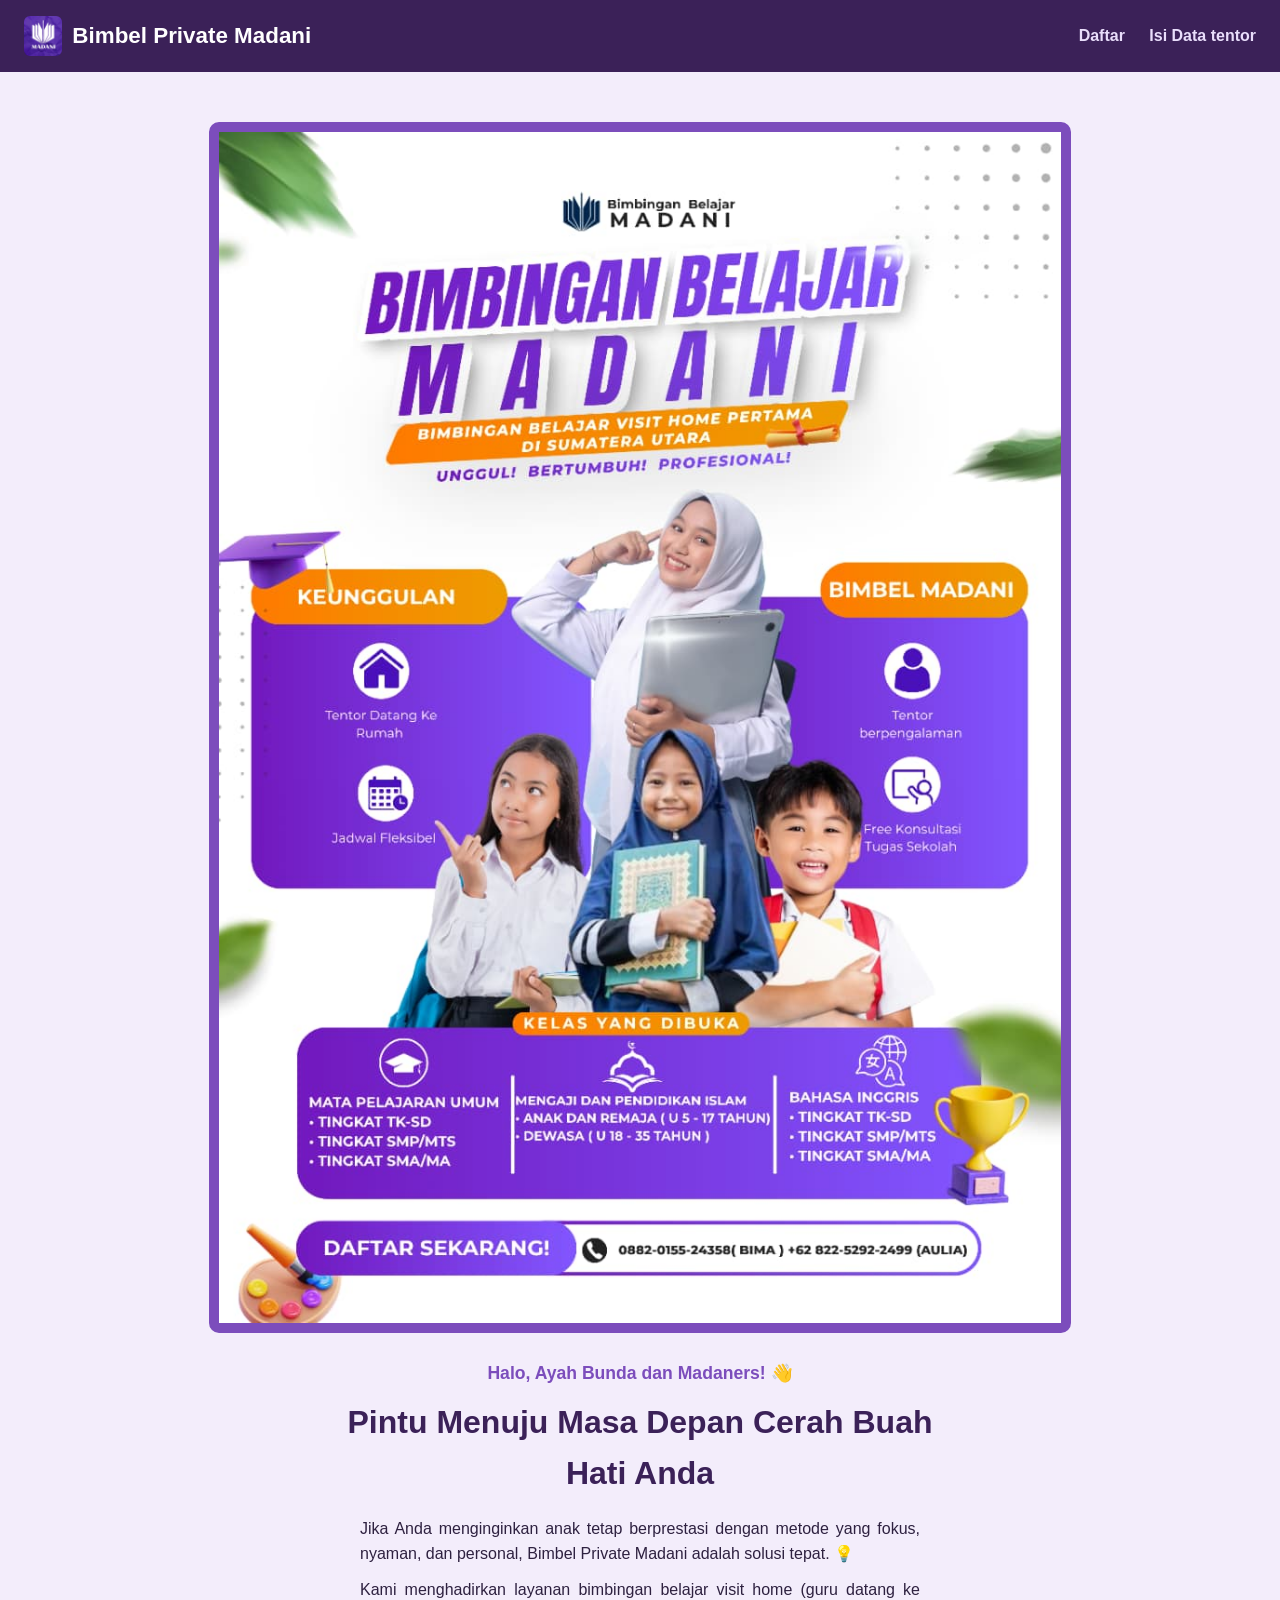
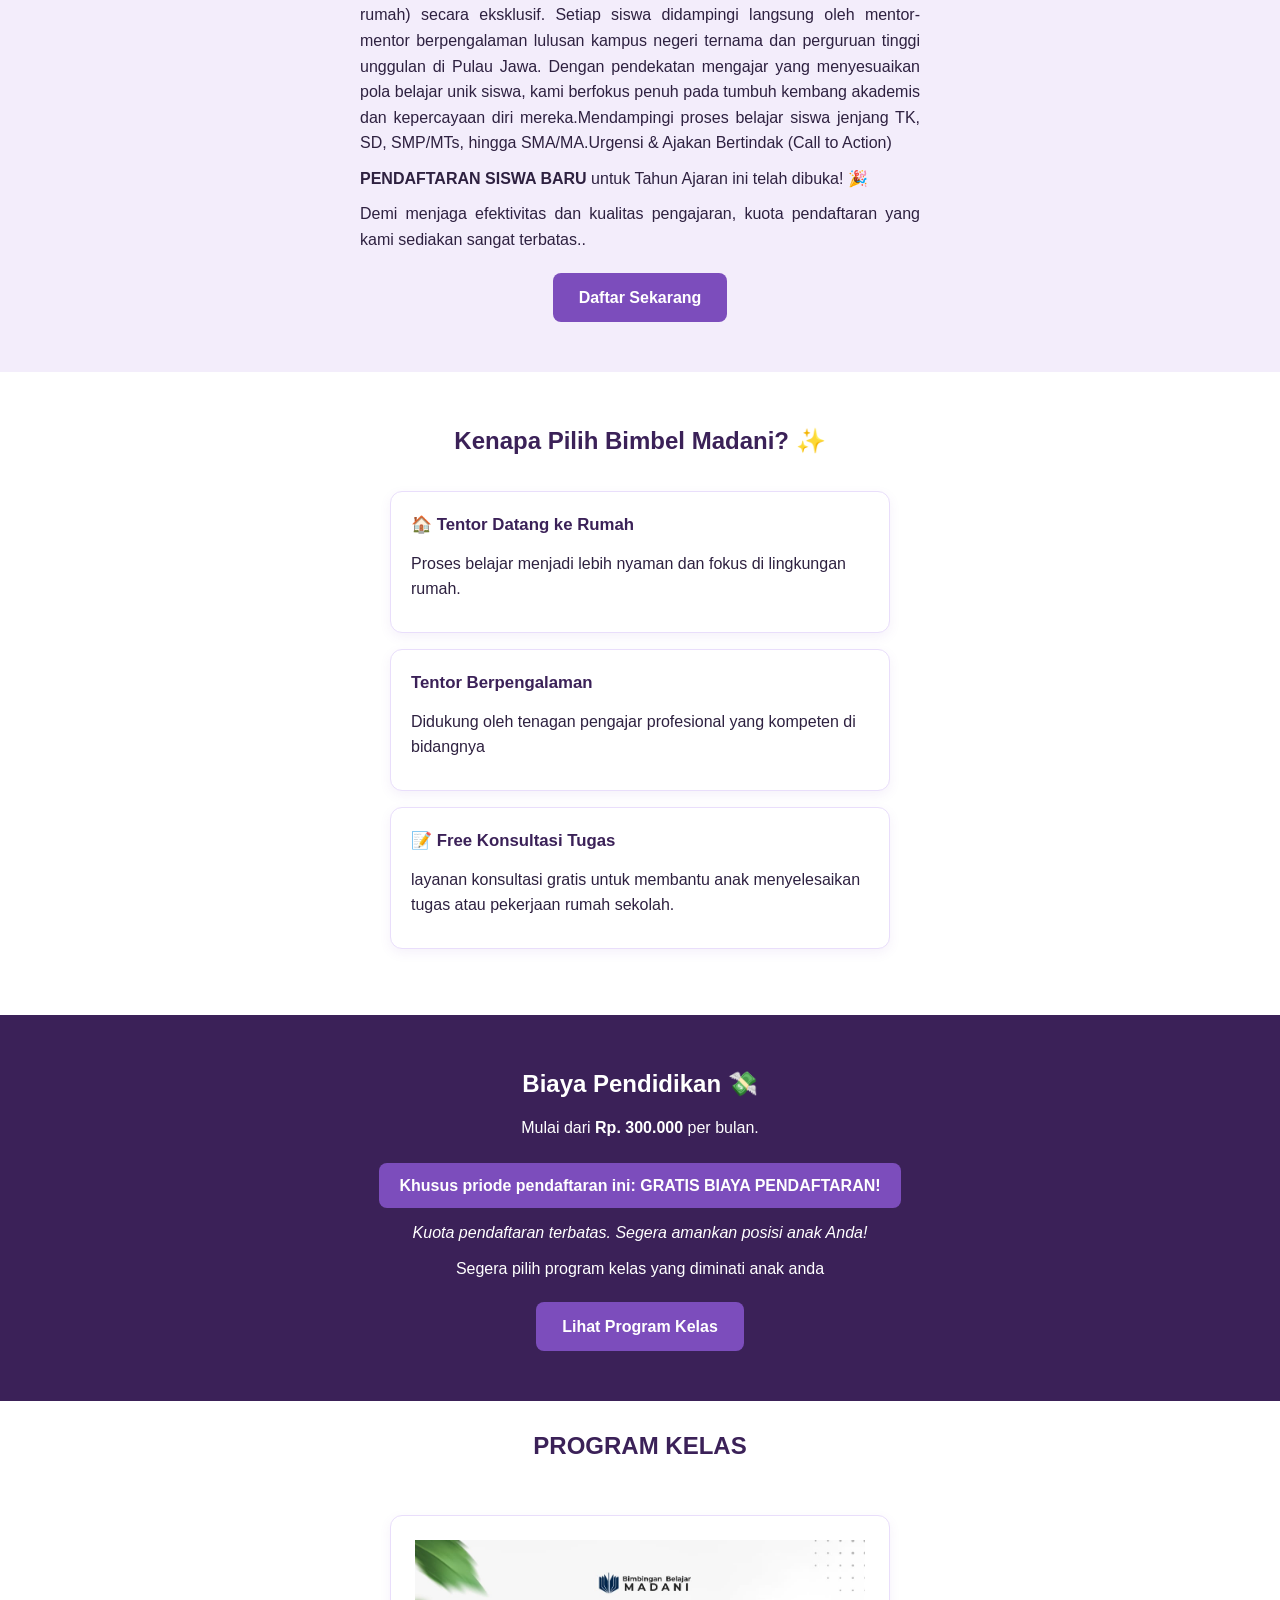
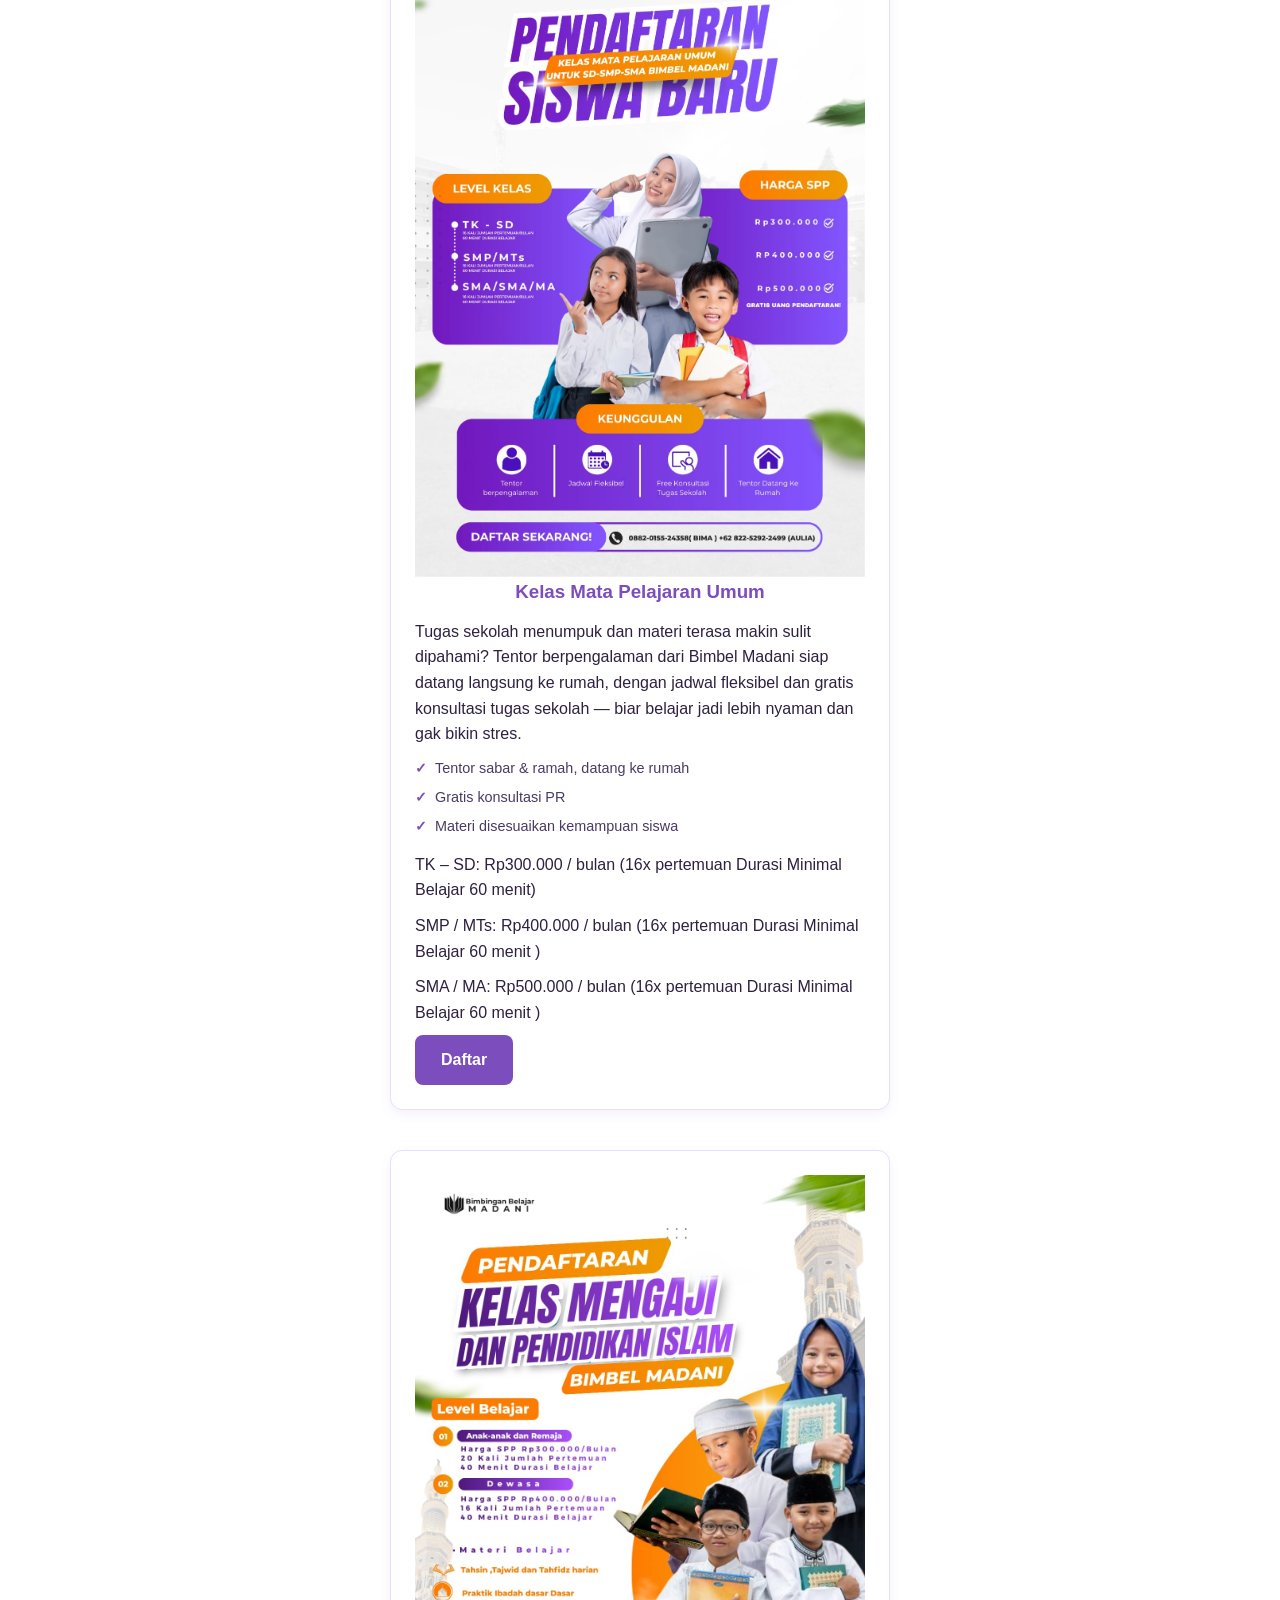
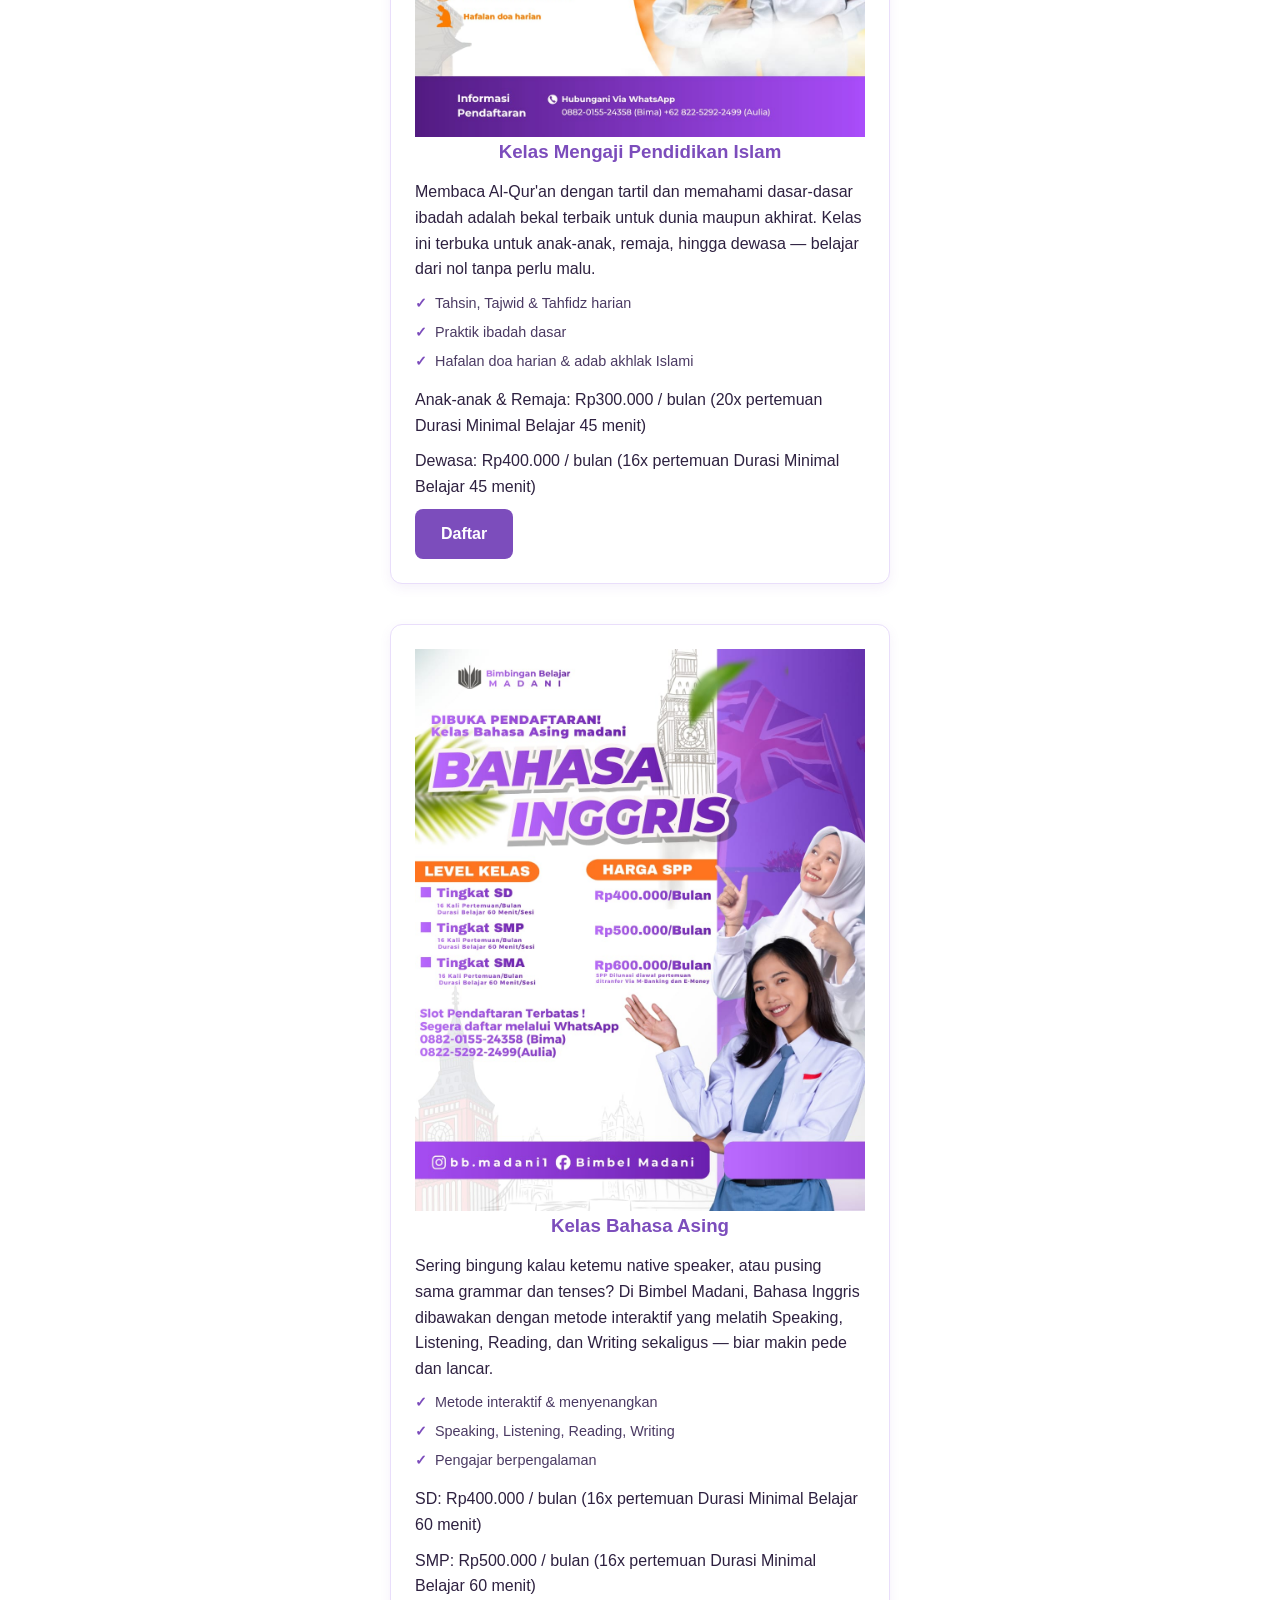
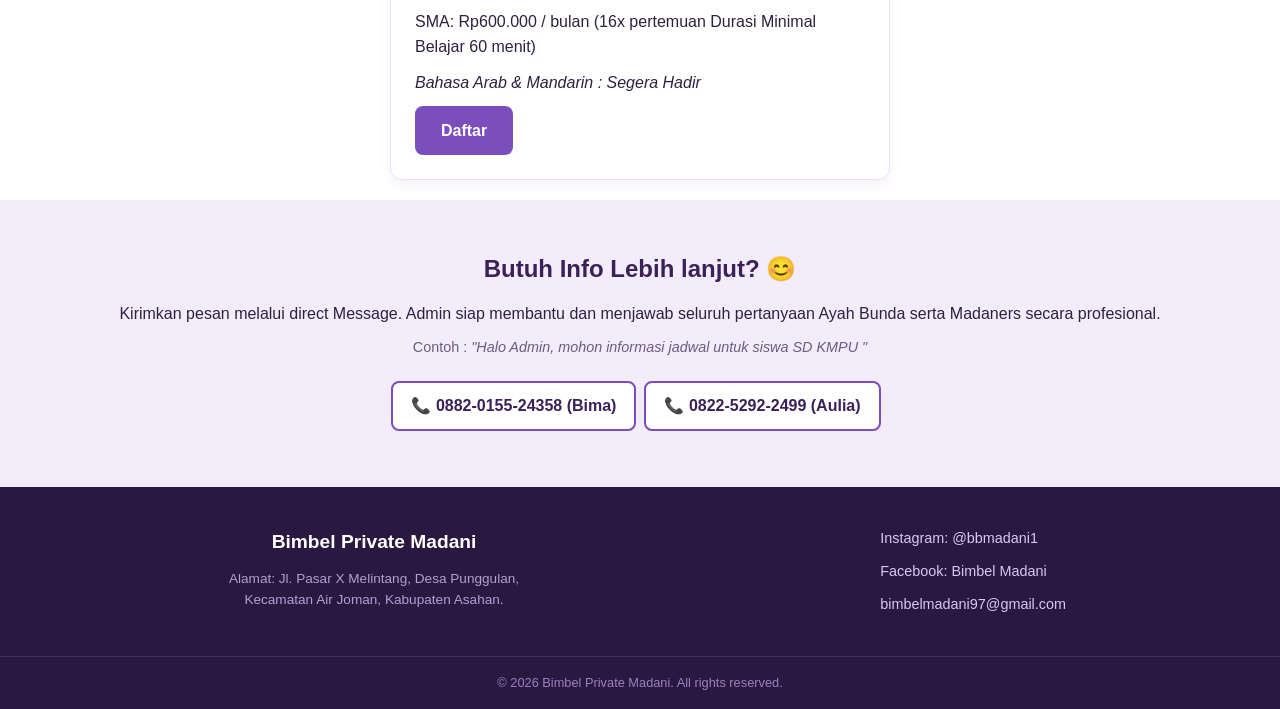
<file: index.html>
<!DOCTYPE html>
<html lang="id">
<head>
    <meta charset="UTF-8">
    <meta name="viewport" content="width=device-width, initial-scale=1.0">
    <title>Pendaftaran_Calon_murid_BimbelPrivateMadani</title>
    <link rel="stylesheet" href="css/style.css">
    <link rel="stylesheet" href="https://cdnjs.cloudflare.com/ajax/libs/font-awesome/6.5.1/css/all.min.css">
    
  
</head>


<body>
  
    
    <header>
        <div class="logo-group">
            <img src="img/logomadani.jpeg" alt="logo madani" class="logo-img">
             <h1>Bimbel Private Madani</h1>
        </div>
       
        <nav>
           
            <a href="#program">Daftar</a>
            <a href="daftar-tentor.html">Isi Data tentor</a>
            
        </nav>
    </header>
   
   
    
   
    <!--Beranda Hero-->
    <section class="hero">

      <div class="dashboarding">
       <img src="img/foto_Dashboard.jpeg" alt="foto-dashboard" class="card-img" >
      </div>

      <br>

        <p class="sapaan">Halo, Ayah Bunda dan Madaners! 👋</p>
        <h2>Pintu Menuju Masa Depan Cerah Buah Hati Anda </h2>

        <p class="text-deskripsi">Jika Anda menginginkan anak tetap berprestasi  dengan metode yang fokus, nyaman, dan personal, Bimbel Private Madani adalah solusi tepat.  💡</p>

        <p class="text-deskripsi">​Kami menghadirkan layanan bimbingan belajar visit home (guru datang ke rumah) secara eksklusif. Setiap siswa didampingi langsung oleh mentor-mentor berpengalaman lulusan kampus negeri ternama dan perguruan tinggi unggulan di Pulau Jawa. Dengan pendekatan mengajar yang menyesuaikan pola belajar unik siswa, kami berfokus penuh pada tumbuh kembang akademis dan kepercayaan diri mereka.
            ​Mendampingi proses belajar siswa jenjang TK, SD, SMP/MTs, hingga SMA/MA.
            ​Urgensi & Ajakan Bertindak (Call to Action)</p>
        <p class="text-deskripsi"><strong>PENDAFTARAN SISWA BARU</strong> untuk Tahun Ajaran ini telah dibuka! 🎉</p>
       
        <p class="text-deskripsi">Demi menjaga efektivitas dan kualitas pengajaran, kuota pendaftaran yang kami sediakan sangat terbatas.</strong>.</p>
        <a href="#program" class="btn">Daftar Sekarang</a>
    </section>

    <!-- KEUNGGULAN -->
     <section class="keunggulan">
        <h2>Kenapa Pilih Bimbel Madani? ✨</h2>

        <div class="fitur-card">
            <h3>🏠 Tentor Datang ke Rumah</h3>
            <p>Proses belajar menjadi lebih nyaman dan fokus di lingkungan rumah.</p>
        </div>

        <div class="fitur-card">
            <h3>Tentor Berpengalaman</h3>
            <p>Didukung oleh tenagan pengajar profesional yang kompeten di bidangnya</p>
        </div>

        <div class="fitur-card">
            <h3>📝 Free Konsultasi Tugas </h3>
            <p>layanan konsultasi gratis untuk membantu anak menyelesaikan tugas atau pekerjaan rumah sekolah.</p>
        </div>
     </section>

    

     <!-- PROMO HARGA -->
      <section class="promo">
        <h2>Biaya Pendidikan 💸</h2>
        <p>Mulai dari <strong>Rp. 300.000</strong> per bulan.</p>
        <p class="highlight">Khusus priode pendaftaran ini: <strong>GRATIS BIAYA PENDAFTARAN!</strong></p>
         <p><em>Kuota pendaftaran terbatas. Segera amankan posisi anak Anda!</em></p>
         <p>Segera pilih program kelas yang diminati anak anda</p>
         <a href="#program" class="btn">Lihat Program Kelas</a>
      </section>
<br>
     <!-- PROGRAM -->
  <section class="program" id="program">
    <h2 > PROGRAM KELAS </h2>
 
    <div class="card">
      <img src="img/gambar_info_pendaftaran.jpeg" alt="Poster Kelas Mata Pelajaran Umum" class="card-img">
      <h3 class="deskripsi-kelas">Kelas Mata Pelajaran Umum</h3>
      <p>Tugas sekolah menumpuk dan materi terasa makin sulit dipahami? Tentor berpengalaman dari Bimbel Madani siap datang langsung ke rumah, dengan jadwal fleksibel dan gratis konsultasi tugas sekolah — biar belajar jadi lebih nyaman dan gak bikin stres.</p>
      <ul class="mini-list">
        <li>Tentor sabar & ramah, datang ke rumah</li>
        <li>Gratis konsultasi PR</li>
        <li>Materi disesuaikan kemampuan siswa</li>
      </ul>
      <p>TK – SD: Rp300.000 / bulan (16x pertemuan Durasi Minimal Belajar 60 menit)</p>
      <p>SMP / MTs: Rp400.000 / bulan (16x pertemuan Durasi Minimal Belajar 60 menit )</p>
      <p>SMA / MA: Rp500.000 / bulan (16x pertemuan Durasi Minimal Belajar 60 menit )</p>
      <a href="tentor.html?program=KMPU" class="btn btn-full">Daftar </a>
    </div>
 
    <div class="card">
      <img src="img/kmpi.jpeg" alt="Poster Kelas Mengaji dan Pendidikan Islam" class="card-img">
      <h3 class="deskripsi-kelas">Kelas Mengaji  Pendidikan Islam</h3>
      <p>Membaca Al-Qur'an dengan tartil dan memahami dasar-dasar ibadah adalah bekal terbaik untuk dunia maupun akhirat. Kelas ini terbuka untuk anak-anak, remaja, hingga dewasa — belajar dari nol tanpa perlu malu.</p>
      <ul class="mini-list">
        <li>Tahsin, Tajwid & Tahfidz harian</li>
        <li>Praktik ibadah dasar</li>
        <li>Hafalan doa harian & adab akhlak Islami</li>
      </ul>
      <p>Anak-anak & Remaja: Rp300.000 / bulan (20x pertemuan Durasi Minimal Belajar 45 menit)</p>
      <p>Dewasa: Rp400.000 / bulan (16x pertemuan Durasi Minimal Belajar 45 menit)</p>
      <a href="tentor.html?program=KMPI" class="btn btn-full">Daftar</a>
    </div>
 
    <div class="card">
      <img src="img/kelas_bahasa_inggris.jpeg" alt="Poster Kelas Bahasa Inggris" class="card-img">
      <h3 class="deskripsi-kelas">Kelas Bahasa Asing</h3>
      <p>Sering bingung kalau ketemu native speaker, atau pusing sama grammar dan tenses? Di Bimbel Madani, Bahasa Inggris dibawakan dengan metode interaktif yang melatih Speaking, Listening, Reading, dan Writing sekaligus — biar makin pede dan lancar.</p>
      <ul class="mini-list">
        <li>Metode interaktif & menyenangkan</li>
        <li>Speaking, Listening, Reading, Writing</li>
        <li>Pengajar berpengalaman</li>
      </ul>
      <p>SD: Rp400.000 / bulan (16x pertemuan Durasi Minimal Belajar 60 menit)</p>
      <p>SMP: Rp500.000 / bulan (16x pertemuan Durasi Minimal Belajar 60 menit)</p>
      <p>SMA: Rp600.000 / bulan (16x pertemuan Durasi Minimal Belajar 60 menit)</p>
      <p><em>Bahasa Arab & Mandarin : Segera Hadir</em></p>
      <a href="tentor.html?program=KBA" class="btn btn-full">Daftar</a>
    </div>
  </section>



      <!--Kontak-->
      <section class="kontak">
        <h2>Butuh Info Lebih lanjut? 😊</h2>
        <p>Kirimkan pesan melalui direct Message. Admin siap membantu dan menjawab seluruh pertanyaan Ayah Bunda serta Madaners secara profesional.</p>
        <p class="contoh-chat">Contoh : <em>"Halo Admin, mohon informasi jadwal untuk siswa SD KMPU "</em></p>
        
        <div class="admin-list">
            <a href="https://wa.me/62882015524358" class="btn-kontak" target="_blank">📞 0882-0155-24358 (Bima)</a>
            <a href="https://wa.me/6282252922499" class="btn-kontak" target="_blank">📞 0822-5292-2499 (Aulia)</a>
        </div>
      </section>

      

   <footer>
  <div class="footer-content">
    <div class="footer-brand">
      <h3>Bimbel Private Madani</h3>
      <p>Alamat: Jl. Pasar X Melintang, Desa Punggulan, Kecamatan Air Joman, Kabupaten Asahan.</p>
    </div>

    <div class="footer-links">
      <a href="https://www.instagram.com/bbmadani1/" target="_blank" rel="noopener"> Instagram: @bbmadani1</a>
      <a href="https://www.facebook.com/people/Bimbel-Madani/pfbid0xAMiiVLrNDbcASPhSvd1KUkJCDHoiE4sBPLPVETUDaSpa7eMY3v68R1vgZ3euXQ9l/" target="_blank" rel="noopener"> Facebook: Bimbel Madani</a>
      <a href="mailto:bimbelmadani97@gmail.com"> bimbelmadani97@gmail.com</a>
    </div>
  </div>

  <div class="footer-bottom">
    <p>© 2026 Bimbel Private Madani. All rights reserved.</p>
  </div>
</footer>

<script src="js/script.js"></script>
</body>
</html>
</file>
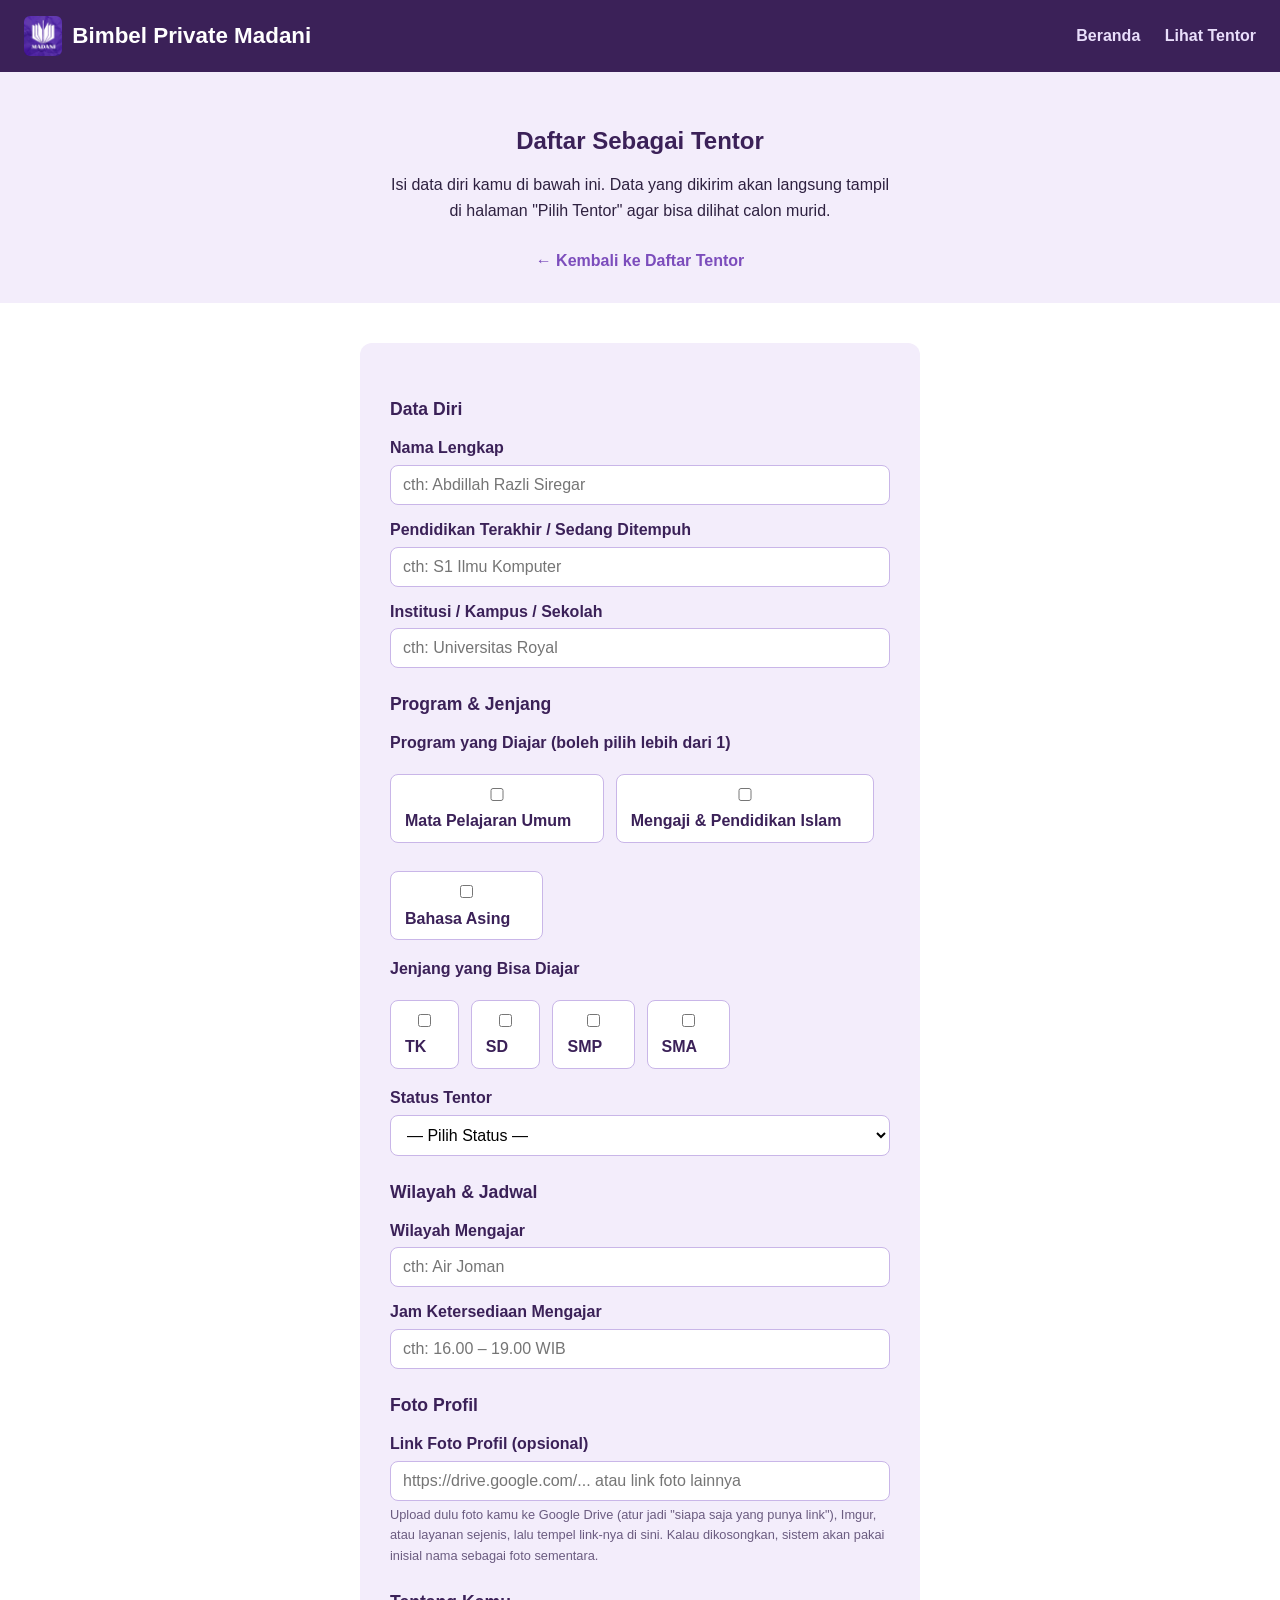
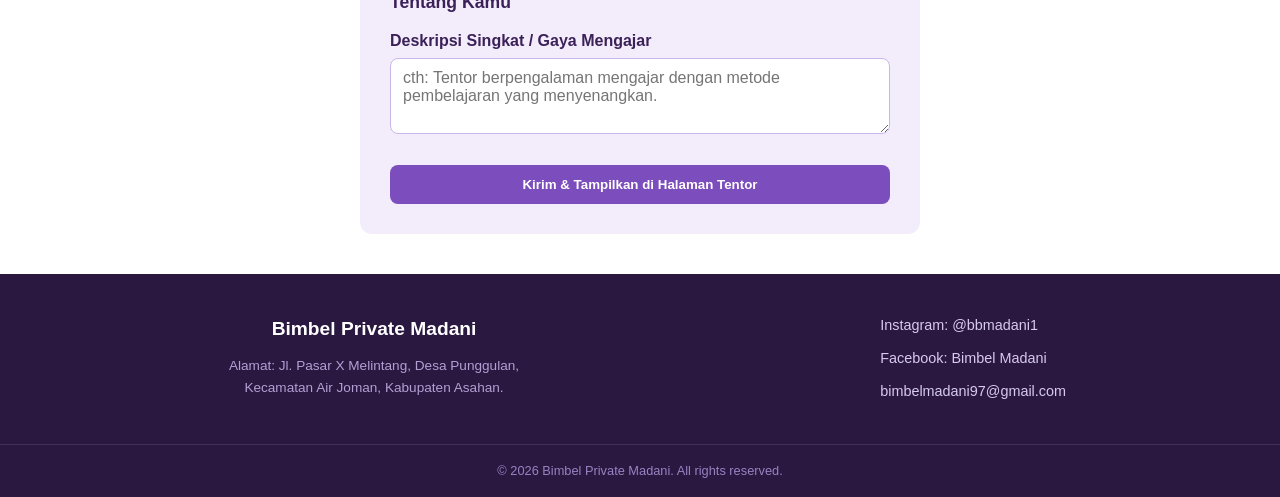
<file: daftar-tentor.html>
<!DOCTYPE html>
<html lang="id">
<head>
  <meta charset="UTF-8">
  <meta name="viewport" content="width=device-width, initial-scale=1.0">
  <title>Daftar Sebagai Tentor - Bimbel Private Madani</title>
  <link rel="stylesheet" href="css/style.css">
</head>
<body>

  <header>
    <div class="logo-group">
      <img src="img/logomadani.jpeg" alt="logo madani" class="logo-img">
      <h1>Bimbel Private Madani</h1>
    </div>
    <nav>
      <a href="index.html">Beranda</a>
      <a href="tentor.html">Lihat Tentor</a>
    </nav>
  </header>

  <section class="tentor-hero">
    <h2>Daftar Sebagai Tentor</h2>
    <p>Isi data diri kamu di bawah ini. Data yang dikirim akan langsung tampil di halaman "Pilih Tentor" agar bisa dilihat calon murid.</p>
    <a href="tentor.html" class="btn-kembali">← Kembali ke Daftar Tentor</a>
  </section>

  <form id="form-tentor">

    <h2>Data Diri</h2>

    <label for="t_nama">Nama Lengkap</label>
    <input type="text" id="t_nama" placeholder="cth: Abdillah Razli Siregar" required>

    <label for="t_pendidikan">Pendidikan Terakhir / Sedang Ditempuh</label>
    <input type="text" id="t_pendidikan" placeholder="cth: S1 Ilmu Komputer" required>

    <label for="t_institusi">Institusi / Kampus / Sekolah</label>
    <input type="text" id="t_institusi" placeholder="cth: Universitas Royal" required>

    <h2>Program &amp; Jenjang</h2>

    <label>Program yang Diajar (boleh pilih lebih dari 1)</label>
    <div class="checkbox-group">
      <label class="checkbox-item"><input type="checkbox" name="t_program" value="KMPU"> Mata Pelajaran Umum</label>
      <label class="checkbox-item"><input type="checkbox" name="t_program" value="KMPI"> Mengaji &amp; Pendidikan Islam</label>
      <label class="checkbox-item"><input type="checkbox" name="t_program" value="KBA"> Bahasa Asing</label>
    </div>

    <label>Jenjang yang Bisa Diajar</label>
    <div class="checkbox-group">
      <label class="checkbox-item"><input type="checkbox" name="t_jenjang" value="TK"> TK</label>
      <label class="checkbox-item"><input type="checkbox" name="t_jenjang" value="SD"> SD</label>
      <label class="checkbox-item"><input type="checkbox" name="t_jenjang" value="SMP"> SMP</label>
      <label class="checkbox-item"><input type="checkbox" name="t_jenjang" value="SMA"> SMA</label>
    </div>

    <label for="t_status">Status Tentor</label>
    <select id="t_status" required>
      <option value="">— Pilih Status —</option>
      <option value="Tetap">Tetap</option>
      <option value="Part-time">Part-time</option>
    </select>

    <h2>Wilayah &amp; Jadwal</h2>

    <label for="t_wilayah">Wilayah Mengajar</label>
    <input type="text" id="t_wilayah" placeholder="cth: Air Joman" required>

    <label for="t_jadwal">Jam Ketersediaan Mengajar</label>
    <input type="text" id="t_jadwal" placeholder="cth: 16.00 – 19.00 WIB" required>

    <h2>Foto Profil</h2>

    <label for="t_foto">Link Foto Profil (opsional)</label>
    <input type="url" id="t_foto" placeholder="https://drive.google.com/... atau link foto lainnya">
    <p class="field-hint">Upload dulu foto kamu ke Google Drive (atur jadi "siapa saja yang punya link"), Imgur, atau layanan sejenis, lalu tempel link-nya di sini. Kalau dikosongkan, sistem akan pakai inisial nama sebagai foto sementara.</p>

    <h2>Tentang Kamu</h2>

    <label for="t_deskripsi">Deskripsi Singkat / Gaya Mengajar</label>
    <textarea id="t_deskripsi" rows="3" placeholder="cth: Tentor berpengalaman mengajar dengan metode pembelajaran yang menyenangkan." required></textarea>

    <button type="submit" class="btn">Kirim &amp; Tampilkan di Halaman Tentor</button>

  </form>

<footer>
  <div class="footer-content">
    <div class="footer-brand">
      <h3>Bimbel Private Madani</h3>
      <p>Alamat: Jl. Pasar X Melintang, Desa Punggulan, Kecamatan Air Joman, Kabupaten Asahan.</p>
    </div>

    <div class="footer-links">
      <a href="https://www.instagram.com/bbmadani1/" target="_blank" rel="noopener">Instagram: @bbmadani1</a>
      <a href="https://www.facebook.com/people/Bimbel-Madani/pfbid0xAMiiVLrNDbcASPhSvd1KUkJCDHoiE4sBPLPVETUDaSpa7eMY3v68R1vgZ3euXQ9l/" target="_blank" rel="noopener"> Facebook: Bimbel Madani</a>
      <a href="mailto:bimbelmadani97@gmail.com"> bimbelmadani97@gmail.com</a>
    </div>
  </div>

  <div class="footer-bottom">
    <p>© 2026 Bimbel Private Madani. All rights reserved.</p>
  </div>
</footer>

  <script src="js/script.js"></script>
</body>
</html>
</file>
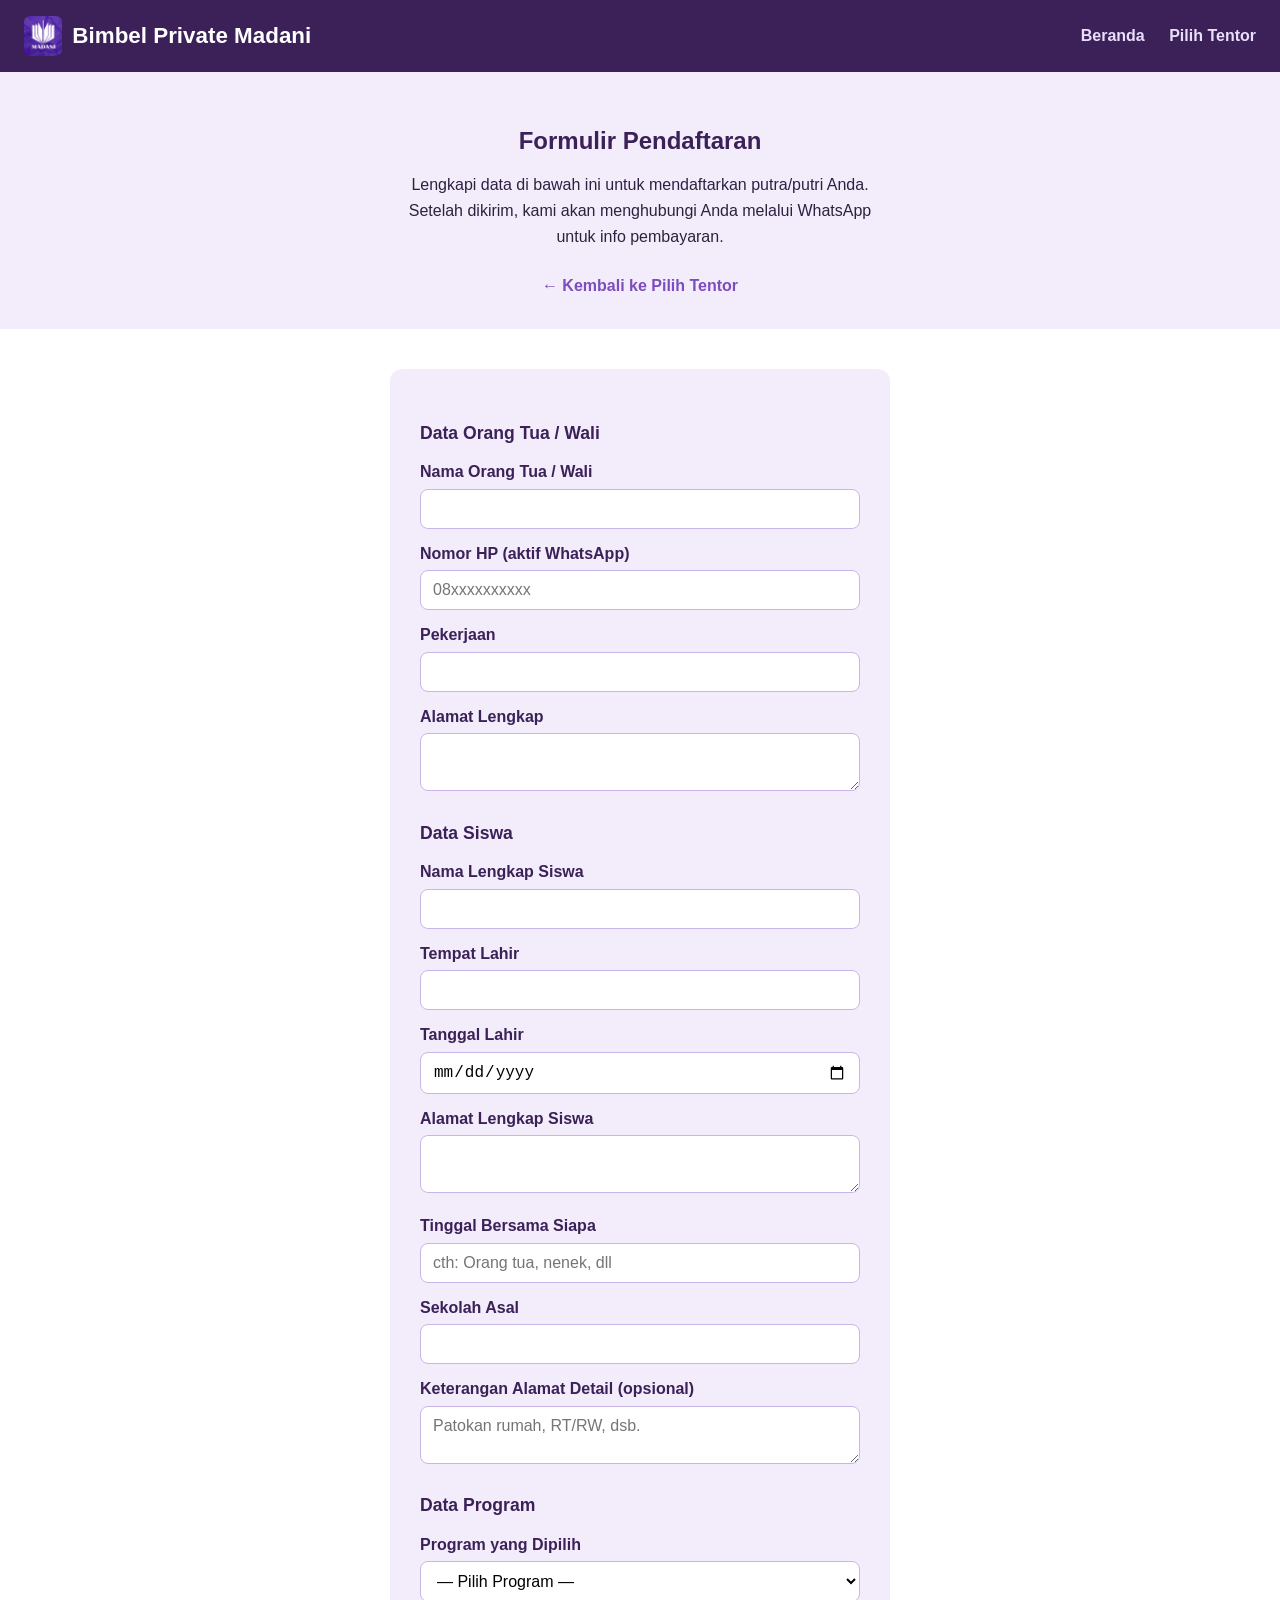
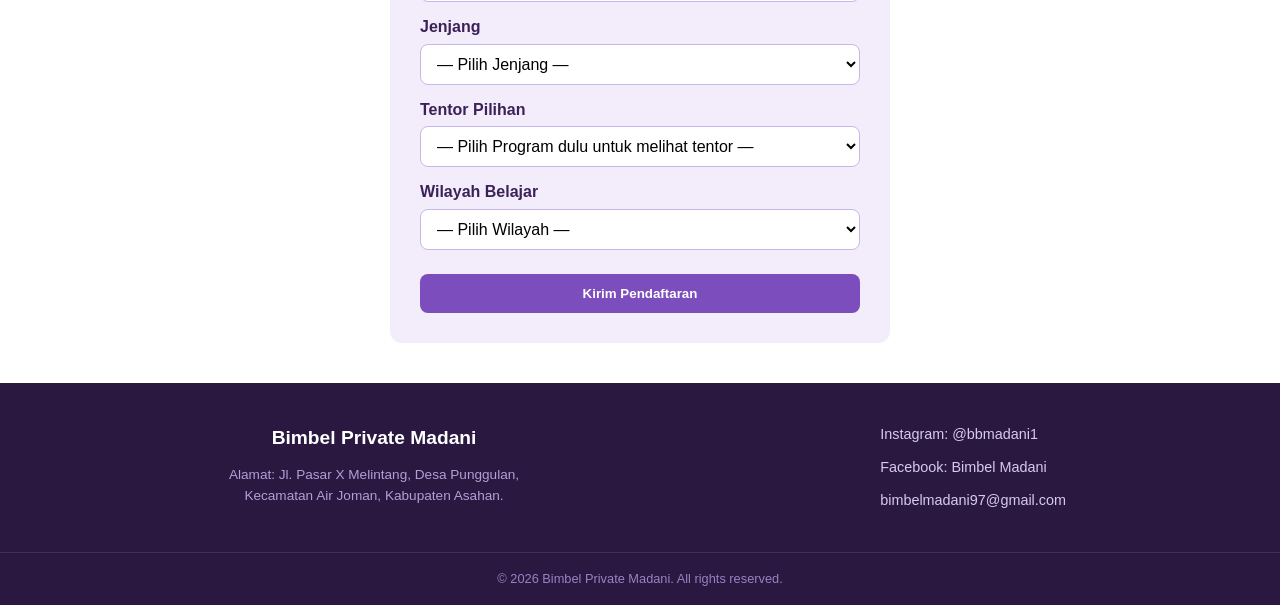
<file: formulir.html>
<!DOCTYPE html>
<html lang="id">
<head>
  <meta charset="UTF-8">
  <meta name="viewport" content="width=device-width, initial-scale=1.0">
  <title>Formulir Pendaftaran - Bimbel Private Madani</title>
  <link rel="stylesheet" href="css/style.css">
</head>
<body>

  <header>
    <div class="logo-group">
      <img src="img/logomadani.jpeg" alt="logo madani" class="logo-img">
      <h1>Bimbel Private Madani</h1>
    </div>
    <nav>
      <a href="index.html">Beranda</a>
      <a href="tentor.html">Pilih Tentor</a>
    </nav>
  </header>

  <section class="tentor-hero">
    <h2>Formulir Pendaftaran</h2>
    <p>Lengkapi data di bawah ini untuk mendaftarkan putra/putri Anda. Setelah dikirim, kami akan menghubungi Anda melalui WhatsApp untuk info pembayaran.</p>
    <a href="tentor.html" class="btn-kembali">← Kembali ke Pilih Tentor</a>
  </section>

  <form id="form-daftar">

    <h2>Data Orang Tua / Wali</h2>

    <label for="ortu_nama">Nama Orang Tua / Wali</label>
    <input type="text" id="ortu_nama" required>

    <label for="ortu_hp">Nomor HP (aktif WhatsApp)</label>
    <input type="tel" id="ortu_hp" placeholder="08xxxxxxxxxx" required>

    <label for="ortu_kerja">Pekerjaan</label>
    <input type="text" id="ortu_kerja" required>

    <label for="ortu_alamat">Alamat Lengkap</label>
    <textarea id="ortu_alamat" rows="2" required></textarea>

    <h2>Data Siswa</h2>

    <label for="siswa_nama">Nama Lengkap Siswa</label>
    <input type="text" id="siswa_nama" required>

    <label for="siswa_tempat">Tempat Lahir</label>
    <input type="text" id="siswa_tempat" required>

    <label for="siswa_tanggal">Tanggal Lahir</label>
    <input type="date" id="siswa_tanggal" required>

    <label for="siswa_alamat">Alamat Lengkap Siswa</label>
    <textarea id="siswa_alamat" rows="2" required></textarea>

    <label for="siswa_tinggal">Tinggal Bersama Siapa</label>
    <input type="text" id="siswa_tinggal" placeholder="cth: Orang tua, nenek, dll" required>

    <label for="siswa_sekolah">Sekolah Asal</label>
    <input type="text" id="siswa_sekolah" required>

    <label for="siswa_ket">Keterangan Alamat Detail (opsional)</label>
    <textarea id="siswa_ket" rows="2" placeholder="Patokan rumah, RT/RW, dsb."></textarea>

    <h2>Data Program</h2>

    <label for="f_program">Program yang Dipilih</label>
    <select id="f_program" required>
      <option value="">— Pilih Program —</option>
      <option value="KMPU">Kelas Mata Pelajaran Umum</option>
      <option value="KMPI">Kelas Mengaji &amp; Pendidikan Islam</option>
      <option value="KBA">Kelas Bahasa Asing</option>
    </select>

    <label for="f_jenjang">Jenjang</label>
    <select id="f_jenjang" required>
      <option value="">— Pilih Jenjang —</option>
      <option value="TK">TK</option>
      <option value="SD">SD</option>
      <option value="SMP">SMP</option>
      <option value="SMA">SMA</option>
      <option value="Pradewasa/Dewasa">Pradewasa / Dewasa</option>
    </select>

    <div id="field-mapel">
      <label for="f_mapel">Mata Pelajaran (khusus jenjang SMA)</label>
      <input type="text" id="f_mapel" placeholder="cth: Matematika, Fisika">
    </div>

    <label for="f_tentor">Tentor Pilihan</label>
    <select id="f_tentor" required>
      <option value="">— Pilih Program dulu untuk melihat tentor —</option>
    </select>

    <label for="f_wilayah">Wilayah Belajar</label>
    <select id="f_wilayah" required>
      <option value="">— Pilih Wilayah —</option>
      <option value="Air Joman">Air Joman</option>
      <option value="Kisaran">Kisaran</option>
    </select>

    <button type="submit" class="btn">Kirim Pendaftaran</button>

  </form>

 <footer>
  <div class="footer-content">
    <div class="footer-brand">
      <h3>Bimbel Private Madani</h3>
      <p>Alamat: Jl. Pasar X Melintang, Desa Punggulan, Kecamatan Air Joman, Kabupaten Asahan.</p>
    </div>

    <div class="footer-links">
      <a href="https://www.instagram.com/bbmadani1/" target="_blank" rel="noopener">Instagram: @bbmadani1</a>
      <a href="https://www.facebook.com/people/Bimbel-Madani/pfbid0xAMiiVLrNDbcASPhSvd1KUkJCDHoiE4sBPLPVETUDaSpa7eMY3v68R1vgZ3euXQ9l/" target="_blank" rel="noopener"> Facebook: Bimbel Madani</a>
      <a href="mailto:bimbelmadani97@gmail.com"> bimbelmadani97@gmail.com</a>
    </div>
  </div>

  <div class="footer-bottom">
    <p>© 2026 Bimbel Private Madani. All rights reserved.</p>
  </div>
</footer>
  <script src="js/script.js"></script>
</body>
</html>
</file>
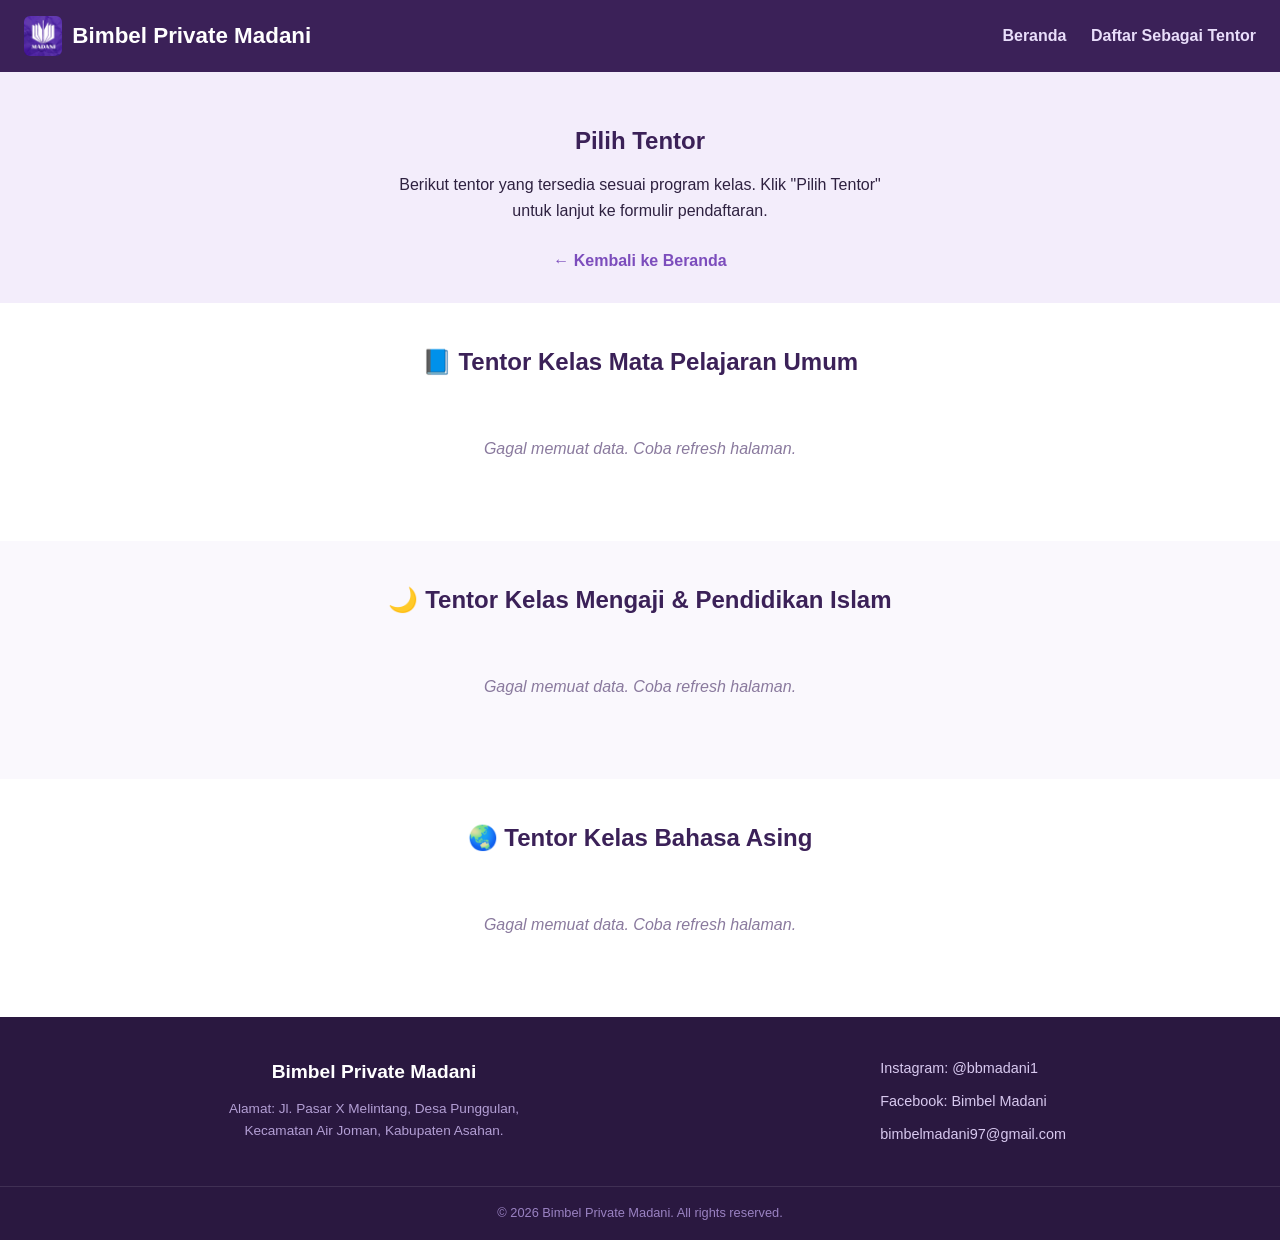
<file: tentor.html>
<!DOCTYPE html>
<html lang="id">
<head>
  <meta charset="UTF-8">
  <meta name="viewport" content="width=device-width, initial-scale=1.0">
  <title>Pilih Tentor - Bimbel Private Madani</title>
  <link rel="stylesheet" href="css/style.css">
</head>
<body>

  <header>
    <div class="logo-group">
      <img src="img/logomadani.jpeg" alt="logo madani" class="logo-img">
      <h1>Bimbel Private Madani</h1>
    </div>
    <nav>
      <a href="index.html">Beranda</a>
      <a href="daftar-tentor.html">Daftar Sebagai Tentor</a>
    </nav>
  </header>

  <section class="tentor-hero">
    <h2>Pilih Tentor</h2>
    <p>Berikut tentor yang tersedia sesuai program kelas. Klik "Pilih Tentor" untuk lanjut ke formulir pendaftaran.</p>
    <a href="index.html" class="btn-kembali">← Kembali ke Beranda</a>
  </section>

  <!-- =========================================
       KMPU - KELAS MATA PELAJARAN UMUM
       Isi card akan digenerate otomatis oleh JavaScript
       dari data yang diisi tentor lewat daftar-tentor.html
  ========================================== -->
  <section class="tentor-section" id="tentor-kmpu">
    <h2 class="tentor-section-title">📘 Tentor Kelas Mata Pelajaran Umum</h2>
    <div class="tentor-grid" id="grid-kmpu">
      <p class="tentor-kosong">Belum ada tentor terdaftar untuk program ini.</p>
    </div>
  </section>

  <!-- =========================================
       KMPI - KELAS MENGAJI & PENDIDIKAN ISLAM
  ========================================== -->
  <section class="tentor-section" id="tentor-kmpi">
    <h2 class="tentor-section-title">🌙 Tentor Kelas Mengaji &amp; Pendidikan Islam</h2>
    <div class="tentor-grid" id="grid-kmpi">
      <p class="tentor-kosong">Belum ada tentor terdaftar untuk program ini.</p>
    </div>
  </section>

  <!-- =========================================
       KBA - KELAS BAHASA ASING
  ========================================== -->
  <section class="tentor-section" id="tentor-kba">
    <h2 class="tentor-section-title">🌏 Tentor Kelas Bahasa Asing</h2>
    <div class="tentor-grid" id="grid-kba">
      <p class="tentor-kosong">Belum ada tentor terdaftar untuk program ini.</p>
    </div>
  </section>

   <footer>
  <div class="footer-content">
    <div class="footer-brand">
      <h3>Bimbel Private Madani</h3>
      <p>Alamat: Jl. Pasar X Melintang, Desa Punggulan, Kecamatan Air Joman, Kabupaten Asahan.</p>
    </div>

    <div class="footer-links">
      <a href="https://www.instagram.com/bbmadani1/" target="_blank" rel="noopener"> Instagram: @bbmadani1</a>
      <a href="https://www.facebook.com/people/Bimbel-Madani/pfbid0xAMiiVLrNDbcASPhSvd1KUkJCDHoiE4sBPLPVETUDaSpa7eMY3v68R1vgZ3euXQ9l/" target="_blank" rel="noopener"> Facebook: Bimbel Madani</a>
      <a href="mailto:bimbelmadani97@gmail.com">bimbelmadani97@gmail.com</a>
    </div>
  </div>

  <div class="footer-bottom">
    <p>© 2026 Bimbel Private Madani. All rights reserved.</p>
  </div>
</footer>

  <script src="js/script.js"></script>
</body>
</html>
</file>
<file: css/style.css>
/* ============================================
   1. RESET & DASAR
   ============================================ */
* {
  box-sizing: border-box;
  margin: 0;
  padding: 0;
}

body {
  font-family: 'Segoe UI', Arial, sans-serif;
  color: #2E2140;       /* ungu gelap keabuan, tetap nyaman dibaca */
  background: #FFFFFF;
  line-height: 1.6;
}

h1, h2, h3 {
  color: #3B2158;       /* ungu tua untuk semua judul */
  margin-bottom: 12px;
}

p { margin-bottom: 10px; }

a { text-decoration: none; color: inherit; }

/* ============================================
   2. HEADER & NAVIGASI
   ============================================ */
header {
  background: #3B2158;   /* ungu tua jadi warna header */
  color: #FFFFFF;
  padding: 16px 24px;
  display: flex;
  justify-content: space-between;
  align-items: center;
  flex-wrap: wrap;
}
.logo-group {
  display: flex;
  align-items: center;
  gap: 10px;
}

.logo-img {
  height: 40px;
  width: auto;
  border-radius: 6px;
}

header h1 {
  color: #FFFFFF;
  font-size: 1.4rem;
  margin: 0;
}

nav a {
  color: #E9DEFB;
  font-weight: 600;
  margin-left: 20px;
}

nav a:hover { color: #FFFFFF; }

/* ============================================
   3. TOMBOL (dipakai di banyak tempat)
   ============================================ */
.btn {
  display: inline-block;
  background: #7C4DBC;   /* ungu utama, tombol paling penting */
  color: #FFFFFF;
  padding: 12px 26px;
  border-radius: 8px;
  font-weight: 700;
  margin-top: 10px;
  border: none;
}

.btn:hover { background: #5F3A9C; }

.btn-kembali {
  display: inline-block;
  color: #7C4DBC;
  font-weight: 600;
  margin-top: 8px;
}

.btn-kontak {
  display: inline-block;
  background: #FFFFFF;
  border: 2px solid #7C4DBC;
  color: #3B2158;
  padding: 10px 18px;
  border-radius: 8px;
  font-weight: 700;
  margin: 6px 8px 6px 0;
}

.btn-kontak:hover { background: #F3EDFB; }

/* ============================================
   4. HERO (bagian paling atas)
   ============================================ */
.hero {
  background: #F3EDFB;    /* ungu muda banget, lembut */
  padding: 50px 24px;
  text-align: center;
}

.hero .sapaan {
  font-weight: 700;
  color: #7C4DBC;
  font-size: 1.1rem;
}

.hero h2 {
  font-size: 2rem;
  max-width: 600px;
  margin: 10px auto 16px;
}

.hero p {
  max-width: 560px;
  margin-left: auto;
  margin-right: auto;
}

/* ============================================
   5. KEUNGGULAN (kartu fitur)
   ============================================ */
.keunggulan {
  padding: 50px 24px;
  text-align: center;
}

.keunggulan h2 { margin-bottom: 30px; }

.fitur-card {
  background: #FFFFFF;
  border: 1px solid #E9DEFB;
  border-radius: 12px;
  padding: 20px;
  max-width: 500px;
  margin: 0 auto 16px;
  text-align: left;
  box-shadow: 0 4px 12px rgba(124, 77, 188, 0.08);
}

.fitur-card h3 { font-size: 1.05rem; }

/* ============================================
   6. PROMO HARGA
   ============================================ */
.promo {
  background: #3B2158;   /* ungu tua, biar bagian harga menonjol */
  color: #FFFFFF;
  text-align: center;
  padding: 50px 24px;
}

.promo h2 { color: #FFFFFF; }

.promo .highlight {
  background: #7C4DBC;
  display: inline-block;
  padding: 10px 20px;
  border-radius: 8px;
  font-weight: 700;
  margin: 12px 0;
}

/* ============================================
   7. KONTAK
   ============================================ */
.kontak {
  padding: 50px 24px;
  text-align: center;
  background: #F3EDFB;
}

.contoh-chat {
  color: #6B5C80;
  font-size: 0.9rem;
  margin-bottom: 16px;
}

.admin-list {
  display: flex;
  justify-content: center;
  flex-wrap: wrap;
}

/* ============================================
   8. PROGRAM KELAS (card)
   ============================================ */
.program {
    display: flex;
    flex-direction: column;
    flex-wrap: wrap;
    justify-content: center;
    gap: 20px;
}



.program h2 { 
    
    text-align: center;
    margin-bottom: 30px;
}

.card {
    width: 100%;
    
    margin: 0 auto;
   
  background: #FFFFFF;
  border: 1px solid #E9DEFB;
  border-radius: 12px;
  padding: 24px;
  max-width: 500px;
  margin: 0 auto 20px;
  text-align: left;
  box-shadow: 0 4px 12px rgba(124, 77, 188, 0.08);
}

.card h3 { color: #7C4DBC; }

/* ============================================
   9. HALAMAN TENTOR
   ============================================ */
.tentor-list {
  padding: 40px 24px;
  text-align: center;
}

.tentor-card {
  background: #FFFFFF;
  border: 1px solid #E9DEFB;
  border-radius: 12px;
  padding: 22px;
  max-width: 500px;
  margin: 0 auto 20px;
  text-align: left;
  box-shadow: 0 4px 12px rgba(124, 77, 188, 0.08);
}

.tentor-card h3 { color: #3B2158; }

/* ============================================
   10. HALAMAN FORMULIR
   ============================================ */
#form-daftar {
  max-width: 500px;
  margin: 40px auto;
  padding: 30px;
  background: #F3EDFB;
  border-radius: 12px;
}

#form-daftar h2 {
  font-size: 1.1rem;
  margin-top: 20px;
  color: #3B2158;
}

#form-daftar label {
  display: block;
  font-weight: 600;
  margin-top: 12px;
  margin-bottom: 4px;
  color: #3B2158;
}

#form-daftar input {
  width: 100%;
  padding: 10px 12px;
  border: 1.5px solid #C9B6E8;
  border-radius: 8px;
  font-size: 1rem;
  background: #FFFFFF;
}

#form-daftar input:focus {
  outline: none;
  border-color: #7C4DBC;
}

#form-daftar button {
  width: 100%;
  margin-top: 24px;
}

/* ============================================
   11. FOOTER
   ============================================ */
footer {
  background: #3B2158;
  color: #E9DEFB;
  text-align: center;
  padding: 20px;
  font-size: 0.85rem;
}

.mini-list {
  list-style: none;
  margin: 10px 0 14px;
  padding: 0;
}

.mini-list li {
  font-size: 0.9rem;
  color: #4B3A63;
  padding-left: 20px;
  position: relative;
  margin-bottom: 6px;
}

.mini-list li::before {
  content: "✓";
  color: #7C4DBC;
  font-weight: 700;
  position: absolute;
  left: 0;
}

.card-img {
   width: 100%;
   height: auto;
   display: block;
   
}

.program .card h3.deskripsi-kelas {
    display: flex;
    flex-direction: column;
    align-items: center;
    
    
}

.hero .text-deskripsi {
  text-align: justify;
} 

.hero .dashboarding {

 
  width: 70%;
  display: block;
  margin: 0 auto;
  border: 10px solid #7C4DBC;
  border-radius: 10px;
   
}

/*============================================
   12. HALAMAN TENTOR (lengkap)
   ============================================ */
.tentor-hero {
  padding: 50px 24px 30px;
  text-align: center;
  background: #F3EDFB;
}

.tentor-hero p {
  max-width: 500px;
  margin: 0 auto 16px;
}

.tentor-section {
  padding: 40px 24px;
}

.tentor-section:nth-child(even) {
  background: #FAF8FD;  
}

.tentor-section-title {
  text-align: center;
  margin-bottom: 24px;
}

.tentor-grid {
  display: flex;
  flex-wrap: wrap;
  justify-content: center;
  gap: 20px;
}

.tentor-card {
  width: 100%;
  max-width: 340px;
  display: flex;
  flex-direction: column;
}

.tentor-avatar {
  width: 52px;
  height: 52px;
  border-radius: 50%;
  background: #7C4DBC;
  color: #FFFFFF;
  display: flex;
  align-items: center;
  justify-content: center;
  font-weight: 700;
  font-size: 1.1rem;
  margin-bottom: 12px;
}

.tentor-pendidikan {
  font-size: 0.88rem;
  color: #6B5C80;
}

.tentor-badges {
  display: flex;
  flex-wrap: wrap;
  gap: 6px;
  margin: 10px 0;
}

.badge-jenjang {
  background: #E9DEFB;
  color: #5F3A9C;
  font-size: 0.75rem;
  font-weight: 700;
  padding: 3px 10px;
  border-radius: 999px;
}

.status-tag {
  font-size: 0.75rem;
  font-weight: 700;
  padding: 3px 10px;
  border-radius: 999px;
}

.status-tetap {
  background: #DFF3E4;
  color: #2E7D4F;
}

.status-parttime {
  background: #FDEFD8;
  color: #B9791A;
}

.tentor-meta {
  font-size: 0.85rem;
  color: #4B3A63;
  margin-bottom: 4px;
}

.tentor-quote {
  font-size: 0.85rem;
  color: #6B5C80;
  font-style: italic;
  border-left: 3px solid #C79A3D;
  padding-left: 10px;
  margin: 10px 0 14px;
}

.btn-full {
  text-align: center;
  margin-top: auto;
} 

/* ============================================
   13. FORM TENTOR (daftar-tentor.html)
   ============================================ */
#form-tentor {
  max-width: 560px;
  margin: 40px auto;
  padding: 30px;
  background: #F3EDFB;
  border-radius: 12px;
}

#form-tentor h2 {
  font-size: 1.1rem;
  margin-top: 22px;
  color: #3B2158;
}

#form-tentor label {
  display: block;
  font-weight: 600;
  margin-top: 12px;
  margin-bottom: 4px;
  color: #3B2158;
}

#form-tentor input,
#form-tentor select,
#form-tentor textarea {
  width: 100%;
  padding: 10px 12px;
  border: 1.5px solid #C9B6E8;
  border-radius: 8px;
  font-size: 1rem;
  background: #FFFFFF;
  font-family: inherit;
}

#form-tentor input:focus,
#form-tentor select:focus,
#form-tentor textarea:focus {
  outline: none;
  border-color: #7C4DBC;
}

#form-tentor button {
  width: 100%;
  margin-top: 24px;
}

.checkbox-group {
  display: flex;
  flex-wrap: wrap;
  gap: 12px;
  margin-top: 6px;
}

.checkbox-item {
  display: flex ;
  align-items: center;
  gap: 6px;
  font-weight: 500 ;
  background: #FFFFFF;
  padding: 8px 14px;
  border-radius: 8px;
  border: 1.5px solid #C9B6E8;
  margin-top: 0 ;
  cursor: pointer;
}

.checkbox-item input {
  width: auto ;
}

/* ============================================
   14. STATE KOSONG (tentor.html sebelum ada data)
   ============================================ */
.tentor-kosong {
  text-align: center;
  color: #8A7A9E;
  font-style: italic;
  padding: 30px;
  width: 100%;
}

/* ============================================
   15. FORM DAFTAR (formulir.html) - lengkapi select & textarea
   ============================================ */
#form-daftar select,
#form-daftar textarea {
  width: 100%;
  padding: 10px 12px;
  border: 1.5px solid #C9B6E8;
  border-radius: 8px;
  font-size: 1rem;
  background: #FFFFFF;
  font-family: inherit;
}

#form-daftar select:focus,
#form-daftar textarea:focus {
  outline: none;
  border-color: #7C4DBC;
}

#field-mapel {
  display: none; /* disembunyikan default, nanti JS yang munculin kalau jenjang = SMA */
}

/* ============================================
   16. UPDATE: FOTO PROFIL TENTOR (diperbesar)
   ============================================ */
.tentor-foto {
  width: 130px;
  height: 130px;
  object-fit: cover;      /* ganti dari contain ke cover */
  object-position: center top;  /* fokus ke bagian atas/muka */
  border-radius: 50%;
  margin: 0 auto 14px;
  display: block;
}

/* Avatar inisial (fallback kalau tentor gak isi link foto)
   dibesarkan juga biar konsisten sama .tentor-foto */
.tentor-avatar {
  width: 100%;
  height: 140px;
  border-radius: 80px;
  font-size: 2.2rem;
  margin-bottom: 14px;
}

.field-hint {
  font-size: 0.8rem;
  color: #6B5C80;
  margin-top: 4px;
  margin-bottom: 0;
}

/* ============================================
   17. READ MORE DESKRIPSI TENTOR
   ============================================ */
.desc-clamp {
  max-height: 4.2em;   /* kira-kira 3 baris teks */
  overflow: hidden;
  position: relative;
  transition: max-height 0.3s ease;
}

.desc-clamp.desc-expanded {
  max-height: 500px;  /* dibuat gede biar teks penuh muncul semua */
}

.btn-readmore {
  background: none;
  border: none;
  color: #7C4DBC;
  font-weight: 700;
  font-size: 0.82rem;
  padding: 4px 0 10px;
  cursor: pointer;
  text-align: left;
}

.btn-readmore:hover {
  text-decoration: underline;
}

/* ============================================================
   18. MEDIA QUERY - TAMPILAN HP & TABLET
   Aturan di bawah ini CUMA berlaku kalau lebar layar <= 768px
   ============================================================ */
@media (max-width: 768px) {

  /* Header: logo & nav jangan mepet-mepet banget */
  header {
    padding: 12px 16px;
    gap: 10px;
  }

  header h1 {
    font-size: 1.1rem;
  }

  .logo-img {
    height: 32px;
  }

  nav a {
    margin-left: 12px;
    font-size: 0.9rem;
  }

  /* Judul besar diperkecil biar gak makan tempat */
  .hero h2 {
    font-size: 1.5rem;
  }

  h2 {
    font-size: 1.3rem;
  }

  /* Padding section dikecilin, HP layarnya sempit */
  .hero,
  .keunggulan,
  .promo,
  .kontak,
  .tentor-hero,
  .tentor-section {
    padding: 32px 16px;
  }

  /* Foto dashboard hero: 70% masih agak gede di HP kecil */
  .hero .dashboarding {
    width: 90%;
    border-width: 6px;
  }

  /* Card program & tentor: pastiin gak mepet ke tepi layar */
  .card,
  .tentor-card,
  .fitur-card {
    max-width: 100%;
  }

  /* Tombol kontak (WA) numpuk ke bawah, gak sejajar */
  .admin-list {
    flex-direction: column;
    align-items: center;
  }

  .btn-kontak {
    width: 100%;
    max-width: 320px;
    text-align: center;
    margin: 6px 0;
  }

  /* Form (semua halaman) - padding dikecilin */
  #form-daftar,
  #form-tentor {
    padding: 20px;
    margin: 24px auto;
  }

  /* Checkbox program/jenjang numpuk rapi, gak kepotong */
  .checkbox-group {
    gap: 8px;
  }

  .checkbox-item {
    padding: 8px 12px;
    font-size: 0.88rem;
  }
}

/* ============================================================
   Breakpoint tambahan buat HP KECIL (misal HP lama/layar sempit)
   ============================================================ */
@media (max-width: 420px) {

  .hero h2 {
    font-size: 1.3rem;
  }

  .hero .dashboarding {
    width: 100%;
    border-width: 4px;
  }

  nav a {
    margin-left: 8px;
    font-size: 0.82rem;
  }

  .tentor-foto,
  .tentor-avatar {
    height: 160px;
  }
}

.tentor-label {
  font-size: 0.8rem;
  font-weight: 700;
  color: #3B2158;
  margin-top: 8px;
  margin-bottom: 4px;
}

/* ============================================
   FOOTER (versi baru)
   ============================================ */
footer {
  background: #2A1840;   /* ungu lebih gelap, lebih premium */
  color: #D8C9EF;
  padding: 0;
}

.footer-content {
  max-width: 900px;
  margin: 0 auto;
  padding: 40px 24px;
  display: flex;
  justify-content: space-between;
  flex-wrap: wrap;
  gap: 30px;
}

.footer-brand h3 {
  color: #FFFFFF;
  font-size: 1.2rem;
  margin-bottom: 10px;
}

.footer-brand p {
  font-size: 0.85rem;
  color: #B39FD4;
  max-width: 320px;
  margin-bottom: 0;
}

.footer-links {
  display: flex;
  flex-direction: column;
  gap: 10px;
}

.footer-links a {
  color: #D8C9EF;
  font-size: 0.9rem;
  transition: color 0.2s;
}

.footer-links a:hover {
  color: #FFFFFF;
}

.footer-bottom {
  border-top: 1px solid rgba(255, 255, 255, 0.1);
  text-align: center;
  padding: 16px 24px;
}

.footer-bottom p {
  font-size: 0.8rem;
  color: #9A82C2;
  margin-bottom: 0;
}

@media (max-width: 600px) {
  .footer-content {
    flex-direction: column;
    text-align: center;
  }

  .footer-links {
    align-items: center;
  }
}

.footer-links a {
  color: #D8C9EF;
  font-size: 0.9rem;
  transition: color 0.2s;
  display: flex;
  align-items: center;
  gap: 8px;
}

.footer-links a i {
  font-size: 1rem;
  width: 18px;
  text-align: center;
}
</file>
